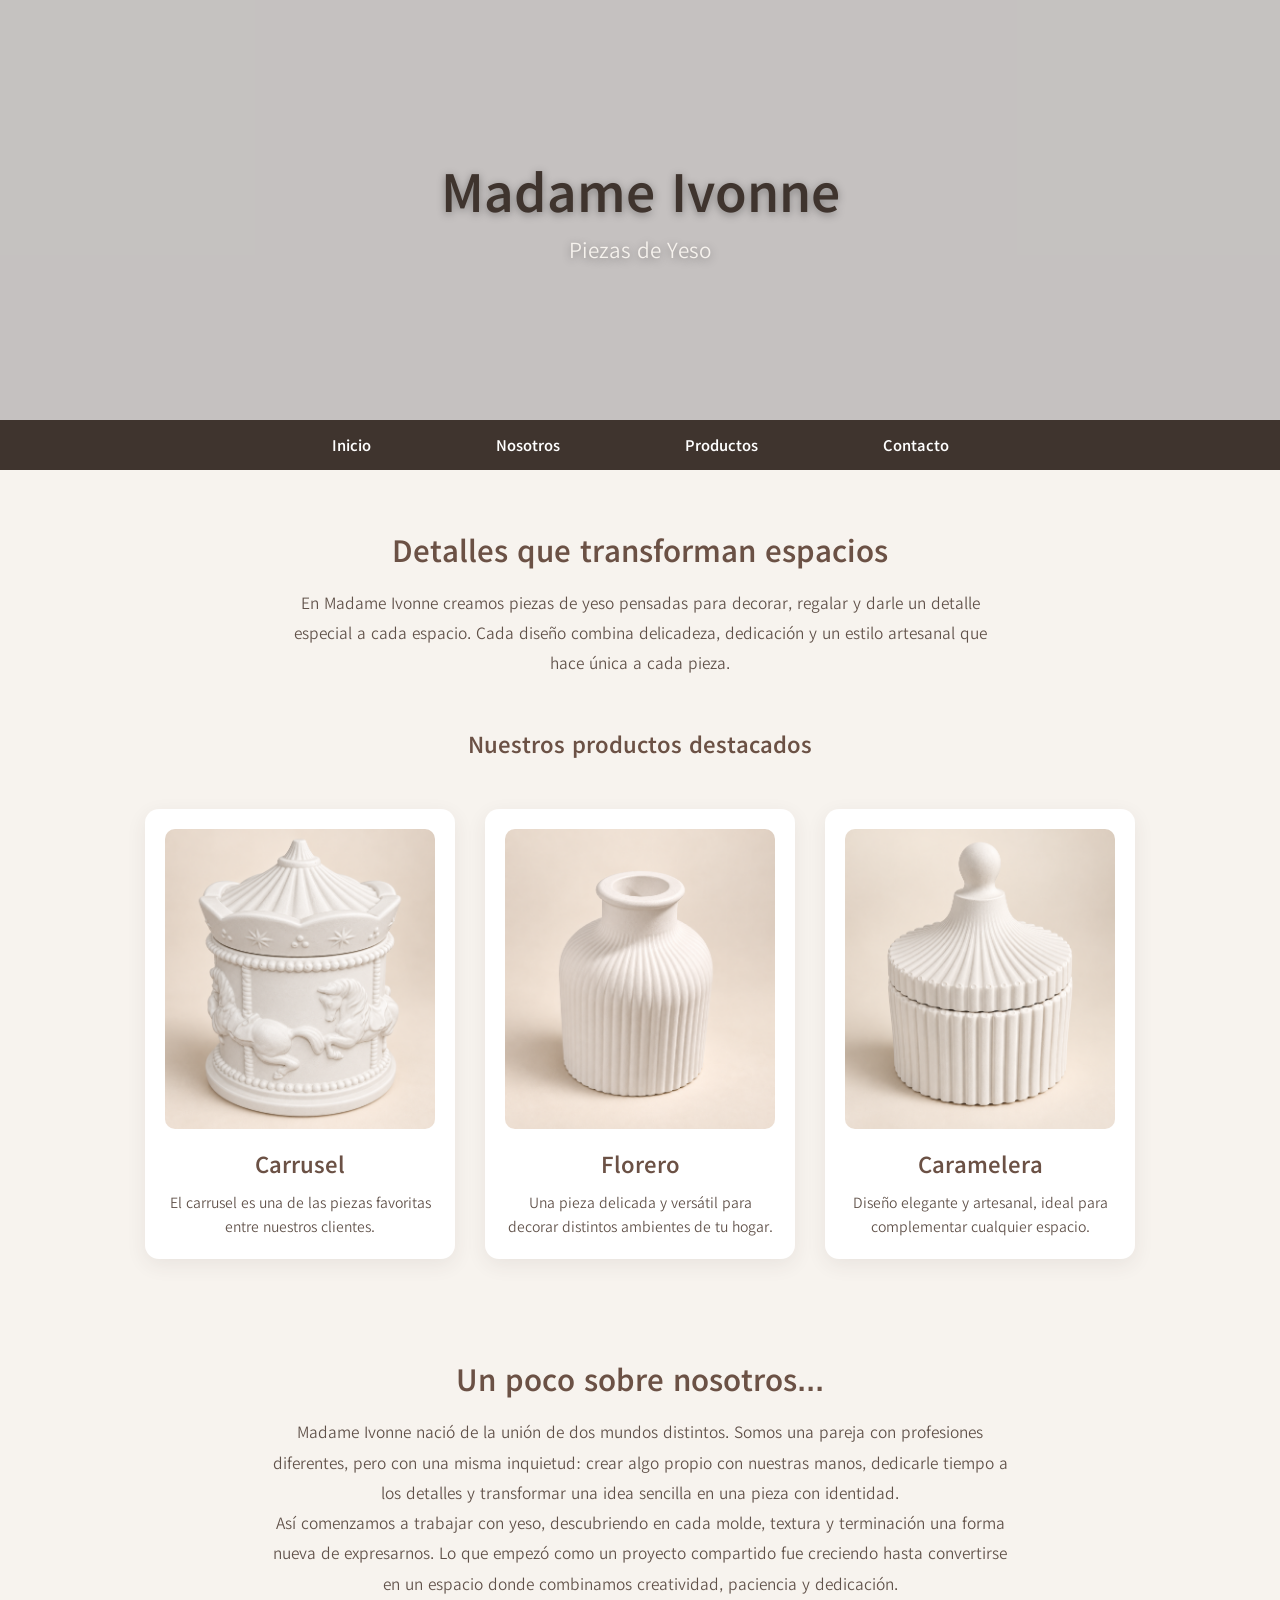
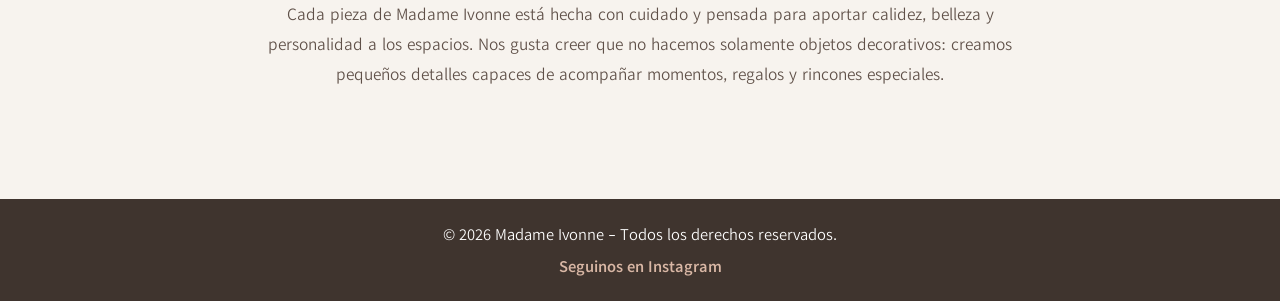
<file: index.html>
<!doctype html>
<html lang="es">
  <head>
    <meta charset="UTF-8" />
    <meta name="viewport" content="width=device-width, initial-scale=1.0" />

    <title>Madame Ivonne | Piezas de Yeso</title>

    <link rel="stylesheet" href="./css/style.css" />
    <link rel="stylesheet" href="./css/style-header.css" />

    <link rel="preconnect" href="https://fonts.googleapis.com">
    <link rel="preconnect" href="https://fonts.gstatic.com" crossorigin>
    <link href="https://fonts.googleapis.com/css2?family=Kedebideri:wght@400;500;600;700;800;900&display=swap" rel="stylesheet">
  </head>

  <body>
    <header class="hero">
      <div class="hero-slide slide-1"></div>
      <div class="hero-slide slide-2"></div>
      <div class="hero-slide slide-3"></div>

      <div class="hero-overlay"></div>

      <div class="hero-contenido">
        <h1>Madame Ivonne</h1>
        <p>Piezas de Yeso</p>
      </div>
    </header>

    <nav>
      <ul>
        <li><a href="#">Inicio</a></li>
        <li><a href="#nosotros">Nosotros</a></li>
        <li><a href="#productos">Productos</a></li>
        <li><a href="./pages/contacto.html">Contacto</a></li>
      </ul>
    </nav>

    <main>
      <section class="presentacion">
        <h2>Detalles que transforman espacios</h2>
        <p>
          En Madame Ivonne creamos piezas de yeso pensadas para decorar, regalar
          y darle un detalle especial a cada espacio. Cada diseño combina
          delicadeza, dedicación y un estilo artesanal que hace única a cada
          pieza.
        </p>
      </section>

      <section class="sub-presentacion">
        <h3>Nuestros productos destacados</h3>
      </section>

      <div class="productos-destacados" id="productos">
        <section class="producto">
          <div class="producto-imagen">
            <img
              src="./assets/img/carrusel.png"
              alt="Carrusel decorativo de yeso Madame Ivonne"
            />
          </div>

          <h2>Carrusel</h2>

          <p>
            El carrusel es una de las piezas favoritas entre nuestros clientes.
          </p>
        </section>

        <section class="producto">
          <div class="producto-imagen">
            <img
              src="./assets/img/florero.png"
              alt="Florero decorativo de yeso Madame Ivonne"
            />
          </div>

          <h2>Florero</h2>

          <p>
            Una pieza delicada y versátil para decorar distintos ambientes de tu
            hogar.
          </p>
        </section>

        <section class="producto">
          <div class="producto-imagen">
            <img
              src="./assets/img/caramelera.png"
              alt="Caramelera decorativa de yeso Madame Ivonne"
            />
          </div>

          <h2>Caramelera</h2>

          <p>
            Diseño elegante y artesanal, ideal para complementar cualquier
            espacio.
          </p>
        </section>
      </div>

      <section class="nosotros-historia" id="nosotros">
        <h2>Un poco sobre nosotros...</h2>
        <p>
          Madame Ivonne nació de la unión de dos mundos distintos. Somos una
          pareja con profesiones diferentes, pero con una misma inquietud: crear
          algo propio con nuestras manos, dedicarle tiempo a los detalles y
          transformar una idea sencilla en una pieza con identidad.
        </p>

        <p>
          Así comenzamos a trabajar con yeso, descubriendo en cada molde,
          textura y terminación una forma nueva de expresarnos. Lo que empezó
          como un proyecto compartido fue creciendo hasta convertirse en un
          espacio donde combinamos creatividad, paciencia y dedicación.
        </p>

        <p>
          Cada pieza de Madame Ivonne está hecha con cuidado y pensada para
          aportar calidez, belleza y personalidad a los espacios. Nos gusta
          creer que no hacemos solamente objetos decorativos: creamos pequeños
          detalles capaces de acompañar momentos, regalos y rincones especiales.
        </p>
      </section>
    </main>

    <footer>
      <p>&copy; 2026 Madame Ivonne - Todos los derechos reservados.</p>

           <a
        href="https://www.instagram.com/pieza.yeso/"
        target="_blank"
        rel="noopener noreferrer"
        class="instagram-link"
    >
        Seguinos en Instagram
    </a>

    </footer>
  </body>
</html>
</file>
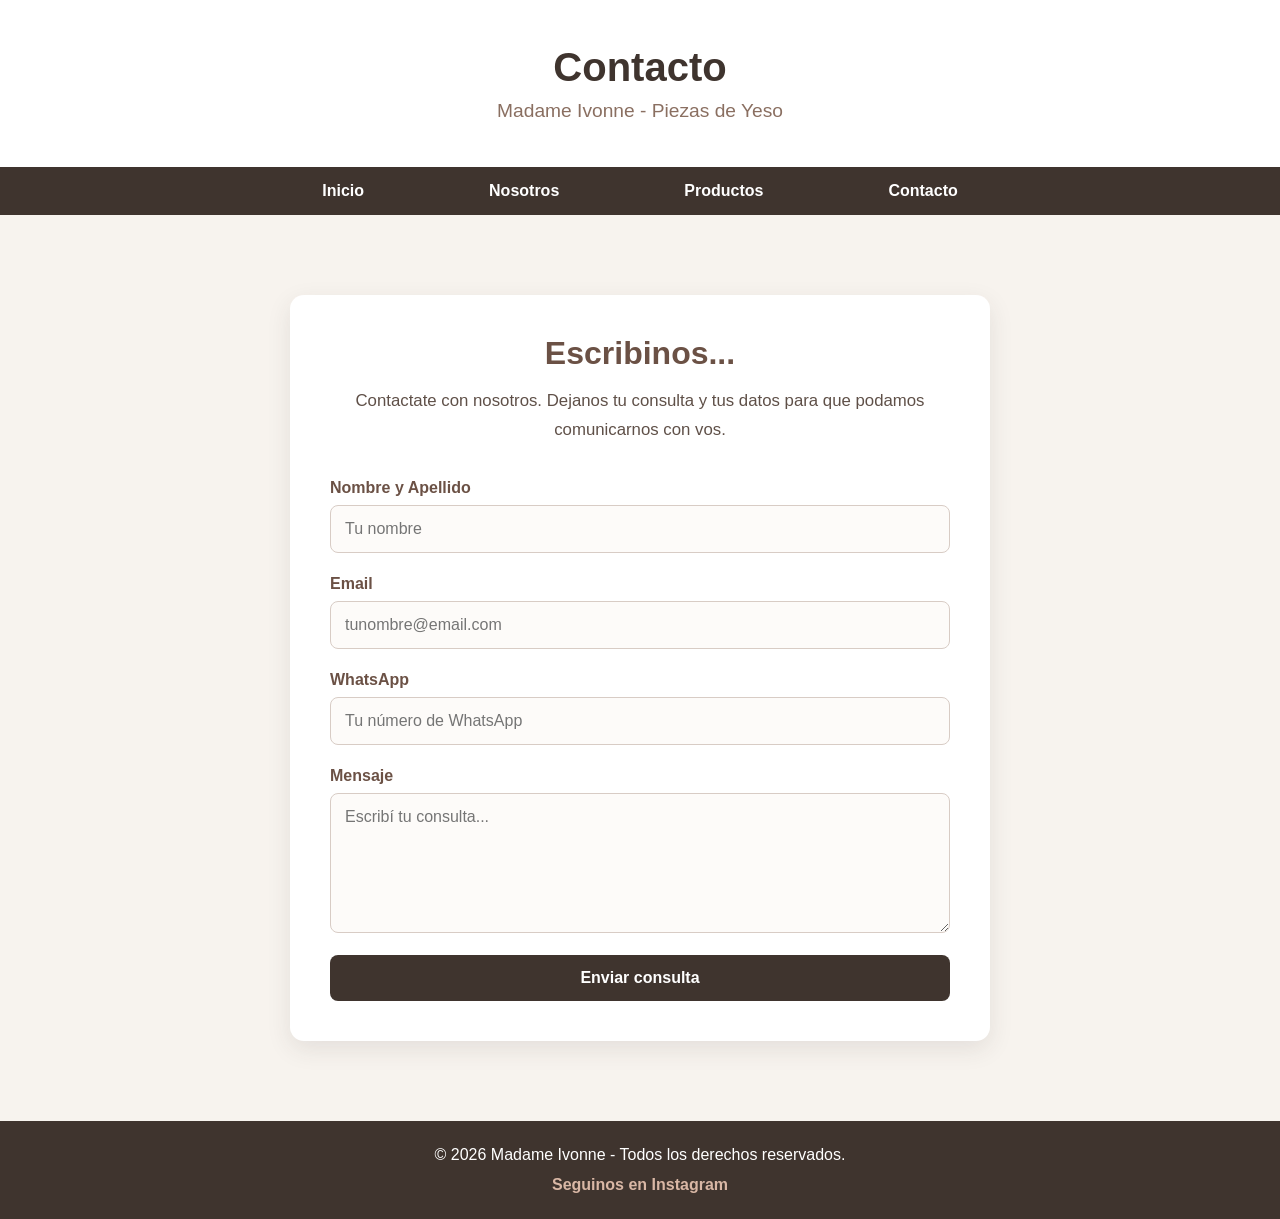
<file: pages/contacto.html>
<!DOCTYPE html>
<html lang="es">

<head>
    <meta charset="UTF-8">
    <meta name="viewport" content="width=device-width, initial-scale=1.0">
    <title>Contacto</title>
    <link rel="stylesheet" href="../css/style.css">
    <link rel="stylesheet" href="../css/style-contacto.css">
</head>

<body>

    <header> 
        <h1>Contacto</h1>
        <p>Madame Ivonne - Piezas de Yeso</p>
    </header>

    <nav>
            <ul>
                <li><a href="../index.html">Inicio</a></li>
                <li><a href="../index.html#nosotros">Nosotros</a></li>
                <li><a href="../index.html#productos">Productos</a></li>
                <li><a href="">Contacto</a></li>
            </ul>
    </nav>

    <main>

    <section class="contacto">

        <div class="contacto-presentacion">
            <h2>Escribinos...</h2>

            <p>
                Contactate con nosotros. Dejanos tu consulta y tus datos
                para que podamos comunicarnos con vos.
            </p>
        </div>

        <form
            class="formulario-contacto"
            action="https://formspree.io/f/xaenlvoo"
            method="POST"
        >

            <div class="campo">
                <label for="nombre">Nombre y Apellido</label>

                <input
                    type="text"
                    id="nombre"
                    name="nombre_y_apellido"
                    placeholder="Tu nombre"
                    required
                >
            </div>

            <div class="campo">
                <label for="email">Email</label>

                <input
                    type="email"
                    id="email"
                    name="email"
                    placeholder="tunombre@email.com"
                    required
                >
            </div>

            <div class="campo">
                <label for="whatsapp">WhatsApp</label>

                <input
                    type="tel"
                    id="whatsapp"
                    name="whatsapp"
                    placeholder="Tu número de WhatsApp"
                    required
                >
            </div>

            <div class="campo">
                <label for="mensaje">Mensaje</label>

                <textarea
                    id="mensaje"
                    name="mensaje"
                    rows="6"
                    placeholder="Escribí tu consulta..."
                    required
                ></textarea>
            </div>

            <button type="submit">
                Enviar consulta
            </button>

        </form>

    </section>

</main>

    <footer>
        <p>&copy; 2026 Madame Ivonne - Todos los derechos reservados.</p>  
        
        <a
        href="https://www.instagram.com/pieza.yeso/"
        target="_blank"
        rel="noopener noreferrer"
        class="instagram-link"
    >
        Seguinos en Instagram
    </a>

    </footer>

    
    
</body>
</html>
</file>
<file: css/style.css>
/* =========================
   ESTILOS GENERALES
========================= */

* {
    margin: 0;
    padding: 0;
    box-sizing: border-box;
}

body {
    font-family: "Kedebideri", sans-serif;
    font-weight: 400;
    font-style: normal;
    background-color: #f7f3ee;
    color: #3f342e;
}


/* =========================
   HEADER
========================= */

header {
    text-align: center;
    padding: 45px 20px;
    background-color: #ffffff;
}

header h1 {
    font-size: 2.5rem;
    margin-bottom: 10px;
    color: #3f342e;
}

header p {
    font-size: 1.2rem;
    color: #8a6f61;
}



/* =========================
   NAV
========================= */

nav {
    background-color: #3f342e;
    position: sticky;
    top: 0;
    z-index: 1000;
}

nav ul {
    list-style: none;

    display: flex;
    justify-content: center;

    gap: 10%;

    padding: 15px;
}

nav a {
    color: white;
    text-decoration: none;
    font-weight: bold;

    transition: color 0.3s ease;
}

nav a:hover {
    color: #d9b7a5;
}


/* =========================
   CONTENIDO PRINCIPAL
========================= */

main {
    padding: 60px 20px;
}

.presentacion {
    max-width: 750px;
    margin: 0 auto 50px;
    padding: 0 20px;
    text-align: center;
    background-color: transparent;
}

.presentacion h2 {
    font-size: 2rem;
    color: #6b5145;
    margin-bottom: 18px;
}

.sub-presentacion {
    max-width: 750px;
    margin: 0 auto 50px;
    padding: 0 20px;
    text-align: center;
    background-color: transparent;
}

.sub-presentacion h3 {
    font-size: 1.5rem;
    color: #6b5145;
    margin-bottom: 18px;
}

.presentacion p {
    font-size: 1.05rem;
    line-height: 1.8;
    color: #5f5048;
}

.productos-destacados {
    max-width: 1100px;

    margin: 0 auto;

    display: flex;
    justify-content: center;
    gap: 30px;

    flex-wrap: wrap;
}


/* =========================
   PRODUCTOS
========================= */

.producto {
    background-color: #ffffff;

    width: 310px;

    padding: 20px;

    border-radius: 14px;

    text-align: center;

    box-shadow: 0 6px 20px rgba(63, 52, 46, 0.08);

    transition:
        transform 0.3s ease,
        box-shadow 0.3s ease;
}

.producto:hover {
    transform: translateY(-6px);

    box-shadow: 0 12px 25px rgba(63, 52, 46, 0.14);
}


/* Contenedor de imagen */

.producto-imagen {
    width: 100%;
    height: 300px;

    overflow: hidden;

    border-radius: 10px;

    margin-bottom: 20px;

    background-color: #f4ece5;
}


/* Imagen */

.producto-imagen img {
    width: 100%;
    height: 100%;

    object-fit: cover;
    object-position: center;

    display: block;

    transition: transform 0.4s ease;
}


/* Pequeño efecto al pasar el mouse */

.producto:hover img {
    transform: scale(1.03);
}


/* Títulos */

.producto h2 {
    margin-bottom: 12px;

    color: #6b5145;

    font-size: 1.5rem;
}


/* Descripción */

.producto p {
    line-height: 1.6;

    color: #5f5048;

    font-size: 0.95rem;
}

.nosotros-historia {
    max-width: 750px;
    margin: 100px auto 50px;
    padding: 50 20px;
    text-align: center;
    background-color: transparent;
}

.nosotros-historia h2 {
    font-size: 2rem;
    color: #6b5145;
    margin-bottom: 18px;
}


.nosotros-historia p {
    font-size: 1.05rem;
    line-height: 1.8;
    color: #5f5048;
}


/* =========================
   FOOTER
========================= */

footer {
    text-align: center;

    padding: 25px;

    background-color: #3f342e;
    color: white;
}


/* =========================
   RESPONSIVE
========================= */

@media (max-width: 700px) {

    header h1 {
        font-size: 2rem;
    }

    nav ul {
        gap: 15px;
        flex-wrap: wrap;
    }

    .productos-destacados {
        flex-direction: column;
        align-items: center;
    }

    .producto {
        width: 100%;
        max-width: 350px;
    }

    .producto-imagen {
        height: 320px;
    }

}

.instagram-link {
    display: inline-block;

    margin-top: 12px;

    color: #d9b7a5;

    text-decoration: none;

    font-weight: bold;

    transition: color 0.3s ease;
}

.instagram-link:hover {
    color: #ffffff;
}
</file>
<file: css/style-header.css>
/* =========================
   HERO
========================= */

.hero {
    position: relative;

    height: 420px;

    overflow: hidden;

    display: flex;
    justify-content: center;
    align-items: center;

    text-align: center;
}


/* =========================
   IMÁGENES DEL HERO
========================= */

.hero-slide {
    position: absolute;

    top: 0;
    left: 0;

    width: 100%;
    height: 100%;

    background-size: cover;
    background-position: center;

    opacity: 0;

    animation: cambiarImagen 15s infinite;
}


/* Imagen 1 */

.slide-1 {
    background-image: url("../assets/img/header-img-1.png");

    animation-delay: 0s;
}


/* Imagen 2 */

.slide-2 {
    background-image: url("../assets/img/header-img-2.png");

    animation-delay: 5s;
}


/* Imagen 3 */

.slide-3 {
    background-image: url("../assets/img/header-img-3.png");

    animation-delay: 10s;
}


/* =========================
   CAPA OSCURA
========================= */

.hero-overlay {
    position: absolute;

    top: 0;
    left: 0;

    width: 100%;
    height: 100%;

    background-color: rgba(63, 52, 46, 0.30);

    z-index: 1;
}


/* =========================
   TEXTO
========================= */

.hero-contenido {
    position: relative;

    z-index: 2;

    color: white;

    padding: 25px 40px;
}

.hero-contenido h1 {
    font-size: 3.5rem;

    margin-bottom: 10px;

    text-shadow: 0 2px 8px rgba(0, 0, 0, 0.35);
}

.hero-contenido p {
    font-size: 1.4rem;

    color: #f7f3ee;

    text-shadow: 0 2px 8px rgba(0, 0, 0, 0.35);
}


/* =========================
   ANIMACIÓN
========================= */

@keyframes cambiarImagen {

    0% {
        opacity: 0;
    }

    8% {
        opacity: 1;
    }

    30% {
        opacity: 1;
    }

    38% {
        opacity: 0;
    }

    100% {
        opacity: 0;
    }

}
</file>
<file: css/style-contacto.css>
/* =========================
   CONTACTO
========================= */

.contacto {
    max-width: 700px;

    margin: 20px auto;

    padding: 40px;

    background-color: #ffffff;

    border-radius: 14px;

    box-shadow: 0 8px 25px rgba(63, 52, 46, 0.10);
}


/* Presentación */

.contacto-presentacion {
    text-align: center;

    margin-bottom: 35px;
}

.contacto-presentacion h2 {
    font-size: 2rem;

    color: #6b5145;

    margin-bottom: 15px;
}

.contacto-presentacion p {
    color: #5f5048;

    line-height: 1.7;

    font-size: 1.05rem;
}


/* Cada campo */

.campo {
    display: flex;

    flex-direction: column;

    margin-bottom: 22px;
}


/* Labels */

.campo label {
    margin-bottom: 8px;

    color: #6b5145;

    font-weight: 600;
}


/* Inputs */

.campo input,
.campo textarea {
    width: 100%;

    padding: 14px;

    border: 1px solid #d8ccc5;

    border-radius: 8px;

    background-color: #fdfbf9;

    color: #3f342e;

    font-family: inherit;

    font-size: 1rem;

    outline: none;

    transition:
        border-color 0.3s ease,
        box-shadow 0.3s ease;
}


/* Cuando hacemos clic */

.campo input:focus,
.campo textarea:focus {
    border-color: #8a6f61;

    box-shadow: 0 0 0 3px rgba(138, 111, 97, 0.15);
}


/* Textarea */

.campo textarea {
    resize: vertical;

    min-height: 140px;
}


/* Botón */

.formulario-contacto button {
    width: 100%;

    padding: 14px;

    border: none;

    border-radius: 8px;

    background-color: #3f342e;

    color: #ffffff;

    font-family: inherit;

    font-size: 1rem;

    font-weight: bold;

    cursor: pointer;

    transition:
        background-color 0.3s ease,
        transform 0.3s ease;
}

.formulario-contacto button:hover {
    background-color: #6b5145;

    transform: translateY(-2px);
}
</file>
